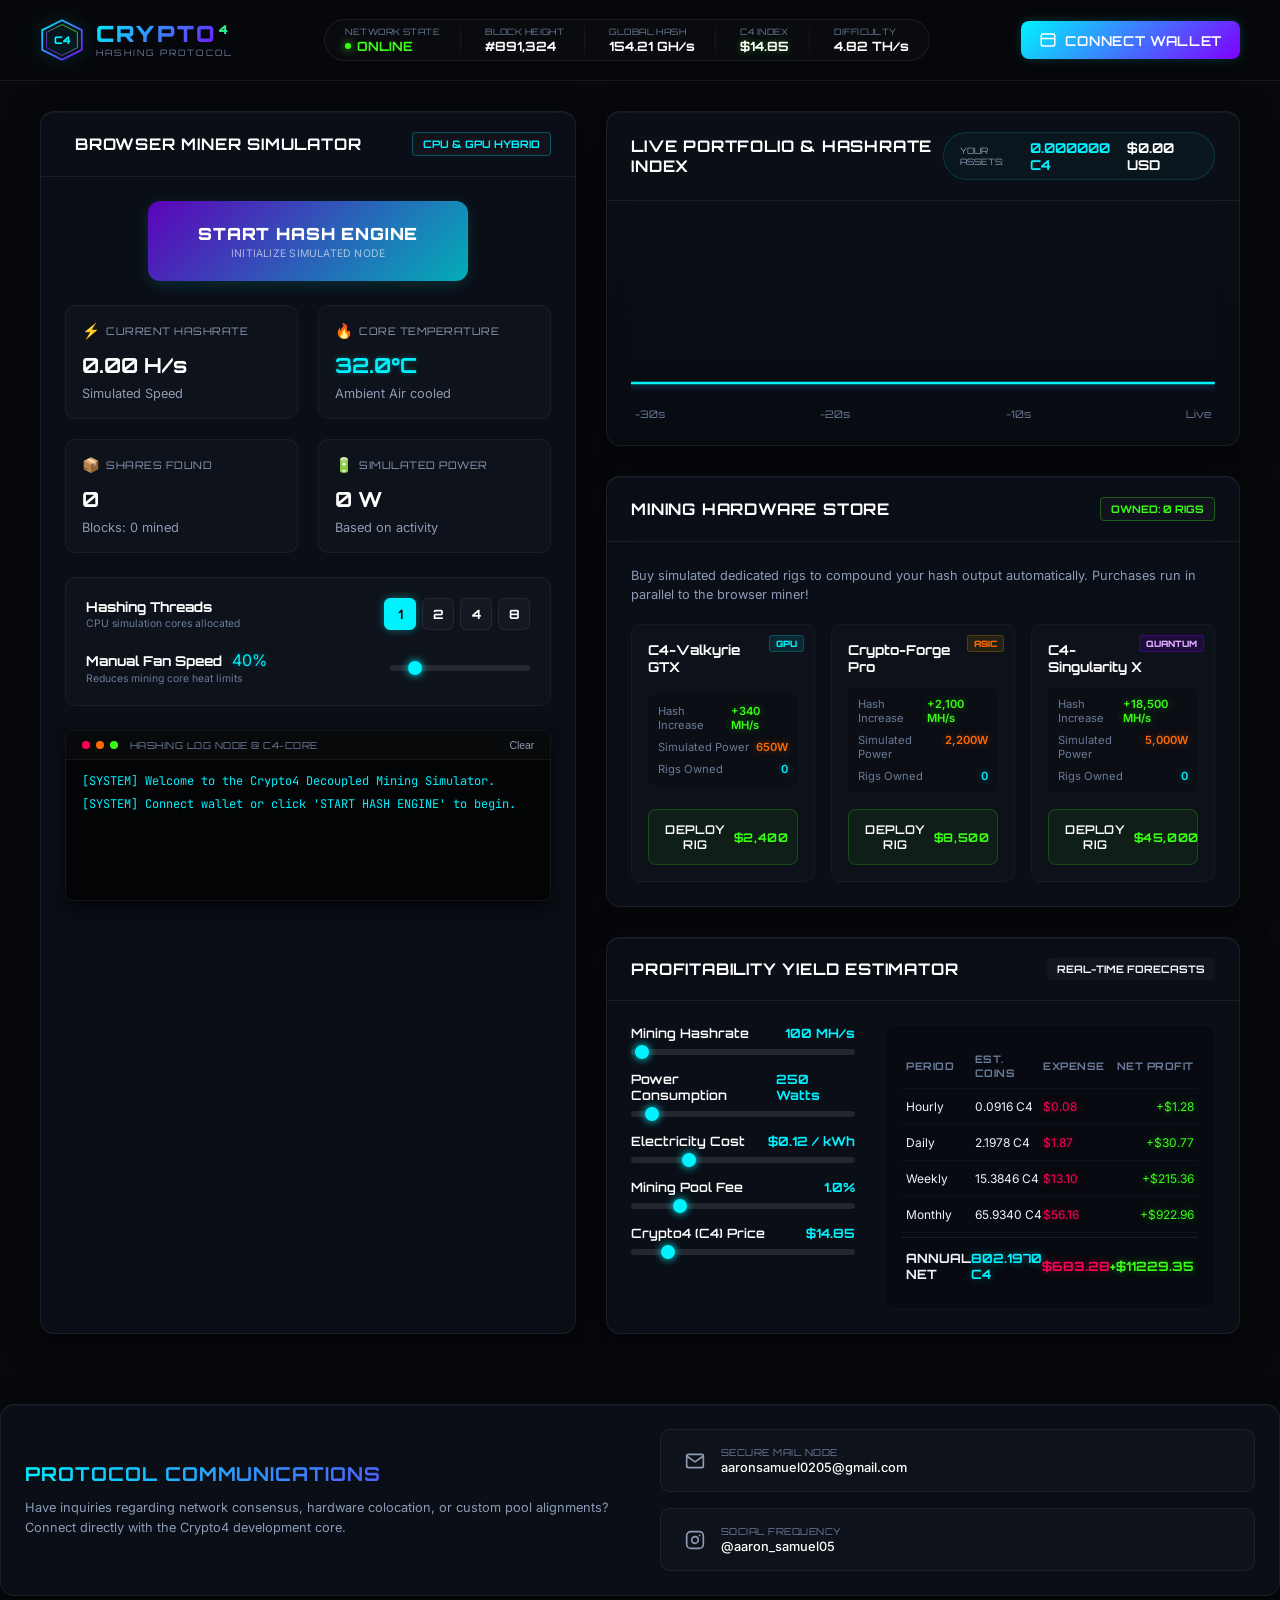
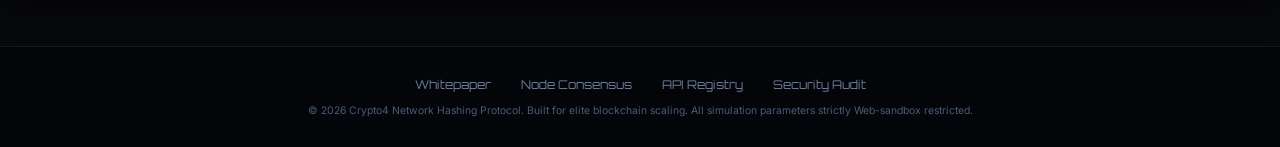
<file: index.html>
<!DOCTYPE html>
<html lang="en">
<head>
    <meta charset="UTF-8">
    <meta name="viewport" content="width=device-width, initial-scale=1.0">
    <title>Crypto4 Network - Premium Decentralized Hashing Platform</title>
    <meta name="description" content="Simulate, analyze, and build state-of-the-art crypto mining rigs with Crypto4. Calculate real-time yields, optimize hardware, and run live browser mining nodes.">
    <!-- Google Fonts -->
    <link rel="preconnect" href="https://fonts.googleapis.com">
    <link rel="preconnect" href="https://fonts.gstatic.com" crossorigin>
    <link href="https://fonts.googleapis.com/css2?family=Inter:wght@300;400;500;600;700&family=Orbitron:wght@400;600;700;900&family=JetBrains+Mono:wght@400;500&display=swap" rel="stylesheet">
    <!-- CSS stylesheet -->
    <link rel="stylesheet" href="css/main.css">
</head>
<body>
    <div class="glow-bg-radial"></div>

    <!-- MAIN APP HEADER -->
    <header class="main-header">
        <div class="logo-container">
            <div class="logo-icon-wrap">
                <svg class="logo-svg" viewBox="0 0 100 100">
                    <polygon points="50,5 95,27.5 95,72.5 50,95 5,72.5 5,27.5" fill="none" stroke="url(#logo-grad)" stroke-width="4" />
                    <polygon points="50,15 85,32.5 85,67.5 50,85 15,67.5 15,32.5" fill="none" stroke="url(#logo-grad2)" stroke-width="2" />
                    <text x="50" y="58" font-family="'Orbitron', sans-serif" font-size="24" font-weight="900" fill="#00f2fe" text-anchor="middle">C4</text>
                    <defs>
                        <linearGradient id="logo-grad" x1="0%" y1="0%" x2="100%" y2="100%">
                            <stop offset="0%" stop-color="#00f2fe" />
                            <stop offset="100%" stop-color="#7f00ff" />
                        </linearGradient>
                        <linearGradient id="logo-grad2" x1="0%" y1="100%" x2="100%" y2="0%">
                            <stop offset="0%" stop-color="#7f00ff" />
                            <stop offset="100%" stop-color="#39ff14" />
                        </linearGradient>
                    </defs>
                </svg>
            </div>
            <div class="logo-text">
                <h1>CRYPTO<span class="superscript">4</span></h1>
                <span class="sub-logo">HASHING PROTOCOL</span>
            </div>
        </div>

        <!-- LIVE NETWORK TICKER -->
        <div class="ticker-wrapper">
            <div class="ticker-item">
                <span class="ticker-label">NETWORK STATE</span>
                <span class="ticker-value active-pulse">ONLINE</span>
            </div>
            <div class="ticker-item">
                <span class="ticker-label">BLOCK HEIGHT</span>
                <span id="ticker-block" class="ticker-value">#891,324</span>
            </div>
            <div class="ticker-item">
                <span class="ticker-label">GLOBAL HASH</span>
                <span class="ticker-value">154.21 GH/s</span>
            </div>
            <div class="ticker-item">
                <span class="ticker-label">C4 INDEX</span>
                <span id="ticker-price" class="ticker-value text-green">$14.85</span>
            </div>
            <div class="ticker-item hidden-mobile">
                <span class="ticker-label">DIFFICULTY</span>
                <span class="ticker-value">4.82 TH/s</span>
            </div>
        </div>

        <!-- WALLET BUTTON -->
        <div class="wallet-action">
            <button id="wallet-connect-btn" class="btn btn-primary btn-glow">
                <svg width="18" height="18" viewBox="0 0 24 24" fill="none" stroke="currentColor" stroke-width="2">
                    <rect x="3" y="4" width="18" height="16" rx="2" />
                    <path d="M16 8h.01M3 10h18" />
                </svg>
                <span>Connect Wallet</span>
            </button>
            <div id="wallet-details-dropdown" class="wallet-dropdown glass-card hidden">
                <div class="dropdown-header">
                    <span class="dot connected-dot"></span>
                    <span id="wallet-address-display">c4...x892a</span>
                </div>
                <div class="dropdown-content">
                    <div class="dropdown-balance-row">
                        <span class="bal-lbl">Mined Balance:</span>
                        <span id="dropdown-balance" class="bal-val">0.000000 C4</span>
                    </div>
                    <div class="dropdown-balance-row">
                        <span class="bal-lbl">USD Value:</span>
                        <span id="dropdown-usd-balance" class="bal-val-usd">$0.00</span>
                    </div>
                </div>
                <div class="dropdown-footer">
                    <button id="wallet-withdraw-btn" class="btn btn-secondary btn-small w-100" disabled>Withdraw Funds</button>
                </div>
            </div>
        </div>
    </header>

    <main class="dashboard-grid">
        <!-- LEFT COLUMN: CONTROLS & WEB MINER -->
        <div class="grid-column left-column">
            <!-- LIVE WEB MINER CONTROL PANEL -->
            <section class="glass-card miner-card" id="miner-section">
                <div class="card-header">
                    <div class="header-title">
                        <div class="live-indicator">
                            <span class="pulse-ring" id="miner-pulse"></span>
                        </div>
                        <h2>BROWSER MINER SIMULATOR</h2>
                    </div>
                    <span class="card-tag neon-border">CPU & GPU HYBRID</span>
                </div>
                <div class="card-body">
                    <!-- MINER MAIN BUTTON -->
                    <div class="miner-toggle-wrapper">
                        <button id="miner-toggle-btn" class="miner-btn-action btn-inactive">
                            <div class="miner-btn-content">
                                <span id="miner-btn-text">START HASH ENGINE</span>
                                <span id="miner-btn-sub">INITIALIZE SIMULATED NODE</span>
                            </div>
                            <div class="hashing-circles">
                                <span class="circle c1"></span>
                                <span class="circle c2"></span>
                                <span class="circle c3"></span>
                            </div>
                        </button>
                    </div>

                    <!-- MINER LIVE METRICS -->
                    <div class="metrics-grid">
                        <div class="metric-box">
                            <div class="metric-header">
                                <span class="metric-icon">⚡</span>
                                <span class="metric-title">CURRENT HASHRATE</span>
                            </div>
                            <div class="metric-value" id="miner-hashrate">0.00 H/s</div>
                            <div class="metric-footer">
                                <span class="text-muted">Simulated Speed</span>
                            </div>
                        </div>

                        <div class="metric-box">
                            <div class="metric-header">
                                <span class="metric-icon">🔥</span>
                                <span class="metric-title">CORE TEMPERATURE</span>
                            </div>
                            <div class="metric-value temp-normal" id="miner-temp">32.0°C</div>
                            <div class="metric-footer">
                                <span class="text-muted">Ambient Air cooled</span>
                            </div>
                        </div>

                        <div class="metric-box">
                            <div class="metric-header">
                                <span class="metric-icon">📦</span>
                                <span class="metric-title">SHARES FOUND</span>
                            </div>
                            <div class="metric-value" id="miner-shares">0</div>
                            <div class="metric-footer">
                                <span class="text-muted">Blocks: <span id="miner-blocks">0</span> mined</span>
                            </div>
                        </div>

                        <div class="metric-box">
                            <div class="metric-header">
                                <span class="metric-icon">🔋</span>
                                <span class="metric-title">SIMULATED POWER</span>
                            </div>
                            <div class="metric-value" id="miner-power">0 W</div>
                            <div class="metric-footer">
                                <span class="text-muted">Based on activity</span>
                            </div>
                        </div>
                    </div>

                    <!-- HARDWARE PERFORMANCE CONTROLS -->
                    <div class="miner-controls">
                        <div class="control-row">
                            <div class="control-label-wrap">
                                <label for="thread-select">Hashing Threads</label>
                                <span class="control-desc">CPU simulation cores allocated</span>
                            </div>
                            <div class="thread-options-wrap">
                                <button class="thread-btn active" data-threads="1">1</button>
                                <button class="thread-btn" data-threads="2">2</button>
                                <button class="thread-btn" data-threads="4">4</button>
                                <button class="thread-btn" data-threads="8">8</button>
                            </div>
                        </div>

                        <div class="control-row">
                            <div class="control-label-wrap">
                                <div class="lbl-flex">
                                    <label for="fan-speed">Manual Fan Speed</label>
                                    <span id="fan-speed-val" class="text-cyan">40%</span>
                                </div>
                                <span class="control-desc">Reduces mining core heat limits</span>
                            </div>
                            <input type="range" id="fan-speed" class="custom-slider" min="30" max="100" value="40">
                        </div>
                    </div>

                    <!-- REAL-TIME CONSOLE LOGGER -->
                    <div class="terminal-container">
                        <div class="terminal-header">
                            <span class="terminal-dot red"></span>
                            <span class="terminal-dot yellow"></span>
                            <span class="terminal-dot green"></span>
                            <span class="terminal-title">HASHING LOG NODE @ C4-CORE</span>
                            <button id="terminal-clear" class="terminal-clear-btn">Clear</button>
                        </div>
                        <div class="terminal-body" id="miner-console-log">
                            <div class="log-line system-line">[SYSTEM] Welcome to the Crypto4 Decoupled Mining Simulator.</div>
                            <div class="log-line system-line">[SYSTEM] Connect wallet or click 'START HASH ENGINE' to begin.</div>
                        </div>
                    </div>
                </div>
            </section>
        </div>

        <!-- RIGHT COLUMN: ANALYTICS, SHOP, AND CALCULATOR -->
        <div class="grid-column right-column">
            
            <!-- WALLET PORTFOLIO & REAL-TIME CHART -->
            <section class="glass-card chart-card">
                <div class="card-header">
                    <div class="header-title">
                        <h2>LIVE PORTFOLIO & HASHRATE INDEX</h2>
                    </div>
                    <div class="wallet-balance-pill">
                        <span class="pill-lbl">YOUR ASSETS:</span>
                        <span id="wallet-balance" class="pill-val">0.000000 C4</span>
                        <span id="wallet-balance-usd" class="pill-val-usd">$0.00 USD</span>
                    </div>
                </div>
                <div class="card-body">
                    <!-- SVG REALTIME GRAPH -->
                    <div class="chart-container">
                        <svg id="live-chart-svg" viewBox="0 0 600 200" preserveAspectRatio="none">
                            <!-- Background grids -->
                            <line x1="0" y1="50" x2="600" y2="50" stroke="rgba(255,255,255,0.05)" stroke-dasharray="5,5" />
                            <line x1="0" y1="100" x2="600" y2="100" stroke="rgba(255,255,255,0.05)" stroke-dasharray="5,5" />
                            <line x1="0" y1="150" x2="600" y2="150" stroke="rgba(255,255,255,0.05)" stroke-dasharray="5,5" />
                            
                            <!-- Graph Paths -->
                            <path id="chart-area-path" d="M 0 200 L 0 200 Z" fill="url(#chart-area-gradient)" opacity="0.15" />
                            <path id="chart-line-path" d="M 0 200 L 600 200" fill="none" stroke="#00f2fe" stroke-width="3" />
                            
                            <defs>
                                <linearGradient id="chart-area-gradient" x1="0" y1="0" x2="0" y2="1">
                                    <stop offset="0%" stop-color="#00f2fe" />
                                    <stop offset="100%" stop-color="#7f00ff" stop-opacity="0" />
                                </linearGradient>
                            </defs>
                        </svg>
                        <div class="chart-timeline-labels">
                            <span>-30s</span>
                            <span>-20s</span>
                            <span>-10s</span>
                            <span>Live</span>
                        </div>
                    </div>
                </div>
            </section>

            <!-- HARDWARE RIG MARKET -->
            <section class="glass-card shop-card">
                <div class="card-header">
                    <div class="header-title">
                        <h2>MINING HARDWARE STORE</h2>
                    </div>
                    <span class="card-tag toxic-border" id="total-rigs-owned">OWNED: 0 RIGS</span>
                </div>
                <div class="card-body">
                    <p class="section-description">Buy simulated dedicated rigs to compound your hash output automatically. Purchases run in parallel to the browser miner!</p>
                    
                    <div class="hardware-grid">
                        <!-- GPU Valkyrie Rig -->
                        <div class="hardware-card" id="rig-gpu">
                            <div class="hw-badge font-orbitron">GPU</div>
                            <h3 class="hw-title">C4-Valkyrie GTX</h3>
                            <div class="hw-specs">
                                <div class="spec-row">
                                    <span class="spec-lbl">Hash Increase</span>
                                    <span class="spec-val text-green">+340 MH/s</span>
                                </div>
                                <div class="spec-row">
                                    <span class="spec-lbl">Simulated Power</span>
                                    <span class="spec-val text-orange">650W</span>
                                </div>
                                <div class="spec-row">
                                    <span class="spec-lbl">Rigs Owned</span>
                                    <span id="gpu-owned-count" class="spec-val text-cyan">0</span>
                                </div>
                            </div>
                            <div class="hw-buy-action">
                                <button class="btn btn-buy w-100 btn-rig-purchase" data-rig="gpu">
                                    <span>Deploy Rig</span>
                                    <span class="price-tag">$2,400</span>
                                </button>
                            </div>
                        </div>

                        <!-- ASIC Forge Rig -->
                        <div class="hardware-card" id="rig-asic">
                            <div class="hw-badge font-orbitron gold">ASIC</div>
                            <h3 class="hw-title">Crypto-Forge Pro</h3>
                            <div class="hw-specs">
                                <div class="spec-row">
                                    <span class="spec-lbl">Hash Increase</span>
                                    <span class="spec-val text-green">+2,100 MH/s</span>
                                </div>
                                <div class="spec-row">
                                    <span class="spec-lbl">Simulated Power</span>
                                    <span class="spec-val text-orange">2,200W</span>
                                </div>
                                <div class="spec-row">
                                    <span class="spec-lbl">Rigs Owned</span>
                                    <span id="asic-owned-count" class="spec-val text-cyan">0</span>
                                </div>
                            </div>
                            <div class="hw-buy-action">
                                <button class="btn btn-buy w-100 btn-rig-purchase" data-rig="asic">
                                    <span>Deploy Rig</span>
                                    <span class="price-tag">$8,500</span>
                                </button>
                            </div>
                        </div>

                        <!-- Quantum Singularity Rig -->
                        <div class="hardware-card" id="rig-quantum">
                            <div class="hw-badge font-orbitron magenta">QUANTUM</div>
                            <h3 class="hw-title">C4-Singularity X</h3>
                            <div class="hw-specs">
                                <div class="spec-row">
                                    <span class="spec-lbl">Hash Increase</span>
                                    <span class="spec-val text-green">+18,500 MH/s</span>
                                </div>
                                <div class="spec-row">
                                    <span class="spec-lbl">Simulated Power</span>
                                    <span class="spec-val text-orange">5,000W</span>
                                </div>
                                <div class="spec-row">
                                    <span class="spec-lbl">Rigs Owned</span>
                                    <span id="quantum-owned-count" class="spec-val text-cyan">0</span>
                                </div>
                            </div>
                            <div class="hw-buy-action">
                                <button class="btn btn-buy w-100 btn-rig-purchase" data-rig="quantum">
                                    <span>Deploy Rig</span>
                                    <span class="price-tag">$45,000</span>
                                </button>
                            </div>
                        </div>
                    </div>
                </div>
            </section>

            <!-- MINING PROFITABILITY CALCULATOR -->
            <section class="glass-card calc-card">
                <div class="card-header">
                    <div class="header-title">
                        <h2>PROFITABILITY YIELD ESTIMATOR</h2>
                    </div>
                    <span class="card-tag">REAL-TIME FORECASTS</span>
                </div>
                <div class="card-body">
                    <div class="calc-split">
                        <!-- Sliders Panel -->
                        <div class="calc-sliders">
                            <div class="slider-group">
                                <div class="slider-header">
                                    <label for="calc-hashrate">Mining Hashrate</label>
                                    <span id="calc-hashrate-val" class="slider-display-val">100 MH/s</span>
                                </div>
                                <input type="range" id="calc-hashrate" class="custom-slider" min="10" max="25000" step="10" value="500">
                            </div>

                            <div class="slider-group">
                                <div class="slider-header">
                                    <label for="calc-power">Power Consumption</label>
                                    <span id="calc-power-val" class="slider-display-val">250 Watts</span>
                                </div>
                                <input type="range" id="calc-power" class="custom-slider" min="0" max="10000" step="50" value="650">
                            </div>

                            <div class="slider-group">
                                <div class="slider-header">
                                    <label for="calc-electricity">Electricity Cost</label>
                                    <span id="calc-electricity-val" class="slider-display-val">$0.12 / kWh</span>
                                </div>
                                <input type="range" id="calc-electricity" class="custom-slider" min="0" max="0.50" step="0.01" value="0.12">
                            </div>

                            <div class="slider-group">
                                <div class="slider-header">
                                    <label for="calc-pool-fee">Mining Pool Fee</label>
                                    <span id="calc-pool-fee-val" class="slider-display-val">1.0%</span>
                                </div>
                                <input type="range" id="calc-pool-fee" class="custom-slider" min="0" max="5" step="0.1" value="1.0">
                            </div>

                            <div class="slider-group">
                                <div class="slider-header">
                                    <label for="calc-coin-price">Crypto4 (C4) Price</label>
                                    <span id="calc-coin-price-val" class="slider-display-val">$14.85</span>
                                </div>
                                <input type="range" id="calc-coin-price" class="custom-slider" min="1" max="100" step="0.5" value="14.85">
                            </div>
                        </div>

                        <!-- Calculations Output Panel -->
                        <div class="calc-results">
                            <div class="results-table">
                                <div class="table-row table-hdr">
                                    <span>PERIOD</span>
                                    <span>EST. COINS</span>
                                    <span>EXPENSE</span>
                                    <span class="text-right">NET PROFIT</span>
                                </div>
                                <div class="table-row">
                                    <span>Hourly</span>
                                    <span id="calc-coins-hour">0.02 C4</span>
                                    <span id="calc-cost-hour" class="text-red">$0.01</span>
                                    <span id="calc-profit-hour" class="text-green text-right">+$0.21</span>
                                </div>
                                <div class="table-row">
                                    <span>Daily</span>
                                    <span id="calc-coins-day">0.42 C4</span>
                                    <span id="calc-cost-day" class="text-red">$0.24</span>
                                    <span id="calc-profit-day" class="text-green text-right">+$5.04</span>
                                </div>
                                <div class="table-row">
                                    <span>Weekly</span>
                                    <span id="calc-coins-week">2.94 C4</span>
                                    <span id="calc-cost-week" class="text-red">$1.68</span>
                                    <span id="calc-profit-week" class="text-green text-right">+$35.28</span>
                                </div>
                                <div class="table-row">
                                    <span>Monthly</span>
                                    <span id="calc-coins-month">12.60 C4</span>
                                    <span id="calc-cost-month" class="text-red">$7.20</span>
                                    <span id="calc-profit-month" class="text-green text-right">+$151.20</span>
                                </div>
                                <div class="table-row table-ftr font-orbitron">
                                    <span>ANNUAL NET</span>
                                    <span id="calc-annual-coins" class="text-cyan">151.2 C4</span>
                                    <span id="calc-annual-cost" class="text-red">$86.40</span>
                                    <span id="calc-annual-profit" class="text-green text-right">+$1,814.40</span>
                                </div>
                            </div>
                        </div>
                    </div>
                </div>
            </section>
        </div>
    </main>

    <!-- CONTACT SECTION -->
    <section class="glass-card contact-section" id="contact-section">
        <div class="card-body">
            <div class="contact-grid">
                <div class="contact-info">
                    <h2 class="font-orbitron">PROTOCOL COMMUNICATIONS</h2>
                    <p>Have inquiries regarding network consensus, hardware colocation, or custom pool alignments? Connect directly with the Crypto4 development core.</p>
                </div>
                <div class="contact-methods">
                    <a href="mailto:aaronsamuel0205@gmail.com" class="contact-btn email-btn">
                        <svg width="20" height="20" viewBox="0 0 24 24" fill="none" stroke="currentColor" stroke-width="2" stroke-linecap="round" stroke-linejoin="round">
                            <path d="M4 4h16c1.1 0 2 .9 2 2v12c0 1.1-.9 2-2 2H4c-1.1 0-2-.9-2-2V6c0-1.1.9-2 2-2z"></path>
                            <polyline points="22,6 12,13 2,6"></polyline>
                        </svg>
                        <div class="contact-label-wrap">
                            <span class="contact-lbl">Secure Mail Node</span>
                            <span class="contact-val">aaronsamuel0205@gmail.com</span>
                        </div>
                    </a>
                    
                    <a href="https://www.instagram.com/aaron_samuel05/" target="_blank" rel="noopener noreferrer" class="contact-btn insta-btn">
                        <svg width="20" height="20" viewBox="0 0 24 24" fill="none" stroke="currentColor" stroke-width="2" stroke-linecap="round" stroke-linejoin="round">
                            <rect x="2" y="2" width="20" height="20" rx="5" ry="5"></rect>
                            <path d="M16 11.37A4 4 0 1 1 12.63 8 4 4 0 0 1 16 11.37z"></path>
                            <line x1="17.5" y1="6.5" x2="17.51" y2="6.5"></line>
                        </svg>
                        <div class="contact-label-wrap">
                            <span class="contact-lbl">Social Frequency</span>
                            <span class="contact-val">@aaron_samuel05</span>
                        </div>
                    </a>
                </div>
            </div>
        </div>
    </section>

    <!-- FOOTER -->
    <footer class="main-footer">
        <div class="footer-links">
            <a href="#" class="foot-link">Whitepaper</a>
            <a href="#" class="foot-link">Node Consensus</a>
            <a href="#" class="foot-link">API Registry</a>
            <a href="#" class="foot-link">Security Audit</a>
        </div>
        <div class="footer-copyright">
            <p>&copy; 2026 Crypto4 Network Hashing Protocol. Built for elite blockchain scaling. All simulation parameters strictly Web-sandbox restricted.</p>
        </div>
    </footer>

    <!-- WALLET MODAL / CONNECTION MOCK SIMULATOR -->
    <div id="wallet-modal-overlay" class="modal-overlay hidden">
        <div class="modal-card glass-card">
            <button id="modal-close-btn" class="modal-close">&times;</button>
            <h3 class="modal-title font-orbitron">CONNECT WEB3 WALLET</h3>
            <p class="modal-subtitle">Choose a provider to sync with your Crypto4 Mining dashboard</p>
            
            <div class="wallet-providers-list">
                <button class="wallet-provider-btn" data-wallet="metamask">
                    <img src="data:image/svg+xml;utf8,<svg viewBox='0 0 32 32' xmlns='http://www.w3.org/2000/svg'><path d='M29.5 13.9L24.8 4.7c-.3-.6-.9-1-1.6-1H8.8c-.7 0-1.3.4-1.6 1L2.5 13.9c-.3.6-.3 1.3 0 1.9l4.7 9.2c.3.6.9 1 1.6 1h14.4c.7 0 1.3-.4 1.6-1l4.7-9.2c.3-.6.3-1.3 0-1.9z' fill='%23E17726'/><polygon points='16,8 8.8,17.2 16,13.2 23.2,17.2' fill='%23E27625'/><polygon points='16,8 16,13.2 23.2,17.2' fill='%23D5BFB2'/><polygon points='16,8 8.8,17.2 16,13.2' fill='%23231F20'/><polygon points='16,24 8.8,17.2 16,21.2 23.2,17.2' fill='%23E27625'/><polygon points='16,24 16,21.2 23.2,17.2' fill='%23D5BFB2'/></svg>" alt="MetaMask" class="wallet-icon">
                    <div class="wallet-prov-info">
                        <span class="wallet-name">MetaMask</span>
                        <span class="wallet-status">Available (Simulated)</span>
                    </div>
                </button>
                <button class="wallet-provider-btn" data-wallet="coinbase">
                    <img src="data:image/svg+xml;utf8,<svg viewBox='0 0 32 32' xmlns='http://www.w3.org/2000/svg'><circle cx='16' cy='16' r='14' fill='%230052FF'/><circle cx='16' cy='16' r='7' fill='white'/></svg>" alt="Coinbase Wallet" class="wallet-icon">
                    <div class="wallet-prov-info">
                        <span class="wallet-name">Coinbase Wallet</span>
                        <span class="wallet-status">Available (Simulated)</span>
                    </div>
                </button>
                <button class="wallet-provider-btn" data-wallet="walletconnect">
                    <img src="data:image/svg+xml;utf8,<svg viewBox='0 0 32 32' xmlns='http://www.w3.org/2000/svg'><path d='M23 11a10 10 0 0 0-14 0l-1.5 1.5 1.5 1.5L10.5 13a8 8 0 0 1 11 0l1.5 1.5 1.5-1.5zm6.5 6.5l-1.5-1.5-4 4-1.5-1.5-1.5 1.5 3 3a1 1 0 0 0 1.4 0zm-23 0l4 4 1.5-1.5-1.5-1.5 1.5-1.5-4-4zm11.5 4.5l-1.5 1.5a1 1 0 0 0-1.4 0L9.5 22l1.5-1.5 1.5 1.5z' fill='%233B99FC'/></svg>" alt="WalletConnect" class="wallet-icon">
                    <div class="wallet-prov-info">
                        <span class="wallet-name">WalletConnect</span>
                        <span class="wallet-status">Available (Simulated)</span>
                    </div>
                </button>
            </div>
            
            <div id="wallet-connecting-loader" class="wallet-loader hidden">
                <div class="spinner"></div>
                <p>Establishing peer handshake at crypto4 network consensus...</p>
            </div>
        </div>
    </div>

    <!-- NOTIFICATION WRAPPER -->
    <div id="notification-center" class="notification-area"></div>

    <!-- CORE SCRIPTS -->
    <script src="js/miner.js"></script>
    <script src="js/calculator.js"></script>
    <script src="js/hardware.js"></script>
    <script src="js/app.js"></script>
</body>
</html>
</file>
<file: css/main.css>
/* ==========================================================================
   CRYPTO4 DASHBOARD CORE CSS
   Theme: High-Tech Obsidian Glassmorphism with Cyberpunk Neon Highlights
   ========================================================================== */

/* 1. CSS VARIABLES & RESET */
:root {
    --bg-dark: #07080c;
    --bg-card: rgba(13, 17, 26, 0.75);
    --border-color: rgba(255, 255, 255, 0.07);
    --border-glow: rgba(0, 242, 254, 0.15);
    
    /* Neon Palettes */
    --cyan: #00f2fe;
    --cyan-glow: rgba(0, 242, 254, 0.4);
    --purple: #7f00ff;
    --purple-glow: rgba(127, 0, 255, 0.4);
    --green: #39ff14;
    --green-glow: rgba(57, 255, 20, 0.4);
    --orange: #ff6a00;
    --orange-glow: rgba(255, 106, 0, 0.4);
    --red: #ff0055;
    
    /* Typography */
    --font-primary: 'Inter', sans-serif;
    --font-heading: 'Orbitron', sans-serif;
    --font-mono: 'JetBrains Mono', monospace;
    
    /* Animation Speeds */
    --anim-fast: 0.2s;
    --anim-med: 0.4s;
    --anim-slow: 0.8s;
}

* {
    box-sizing: border-box;
    margin: 0;
    padding: 0;
}

html, body {
    width: 100%;
    min-height: 100vh;
    font-family: var(--font-primary);
    background-color: var(--bg-dark);
    color: #f1f3f9;
    overflow-x: hidden;
    scroll-behavior: smooth;
}

/* 2. BACKGROUND EFFECTS */
.glow-bg-radial {
    position: fixed;
    top: 0;
    left: 0;
    width: 100vw;
    height: 100vh;
    z-index: -1;
    background: 
        radial-gradient(circle at 10% 20%, rgba(127, 0, 255, 0.12) 0%, transparent 40%),
        radial-gradient(circle at 90% 80%, rgba(0, 242, 254, 0.08) 0%, transparent 45%),
        radial-gradient(circle at 50% 50%, rgba(7, 8, 12, 1) 0%, #030406 100%);
    pointer-events: none;
}

/* 3. UTILITIES & GLOBALS */
.font-orbitron { font-family: var(--font-heading); }
.font-mono { font-family: var(--font-mono); }
.text-cyan { color: var(--cyan); text-shadow: 0 0 8px var(--cyan-glow); }
.text-purple { color: var(--purple); text-shadow: 0 0 8px var(--purple-glow); }
.text-green { color: var(--green); text-shadow: 0 0 8px var(--green-glow); }
.text-orange { color: var(--orange); text-shadow: 0 0 8px var(--orange-glow); }
.text-red { color: var(--red); text-shadow: 0 0 8px rgba(255,0,85,0.4); }
.text-muted { color: #8e9bb3; font-size: 0.8rem; }
.hidden { display: none !important; }
.text-right { text-align: right; }
.w-100 { width: 100%; }

/* Buttons */
.btn {
    font-family: var(--font-heading);
    font-weight: 600;
    font-size: 0.85rem;
    padding: 10px 18px;
    border-radius: 8px;
    border: 1px solid var(--border-color);
    cursor: pointer;
    transition: all var(--anim-fast) cubic-bezier(0.25, 0.8, 0.25, 1);
    display: inline-flex;
    align-items: center;
    justify-content: center;
    gap: 8px;
    outline: none;
    text-transform: uppercase;
    letter-spacing: 0.05em;
}

.btn-primary {
    background: linear-gradient(135deg, var(--cyan) 0%, var(--purple) 100%);
    color: #ffffff;
    border: none;
}

.btn-primary:hover {
    transform: translateY(-2px);
    box-shadow: 0 5px 15px rgba(0, 242, 254, 0.4);
}

.btn-secondary {
    background: rgba(255, 255, 255, 0.05);
    color: #ffffff;
}

.btn-secondary:hover:not(:disabled) {
    background: rgba(255, 255, 255, 0.1);
    border-color: var(--cyan);
}

.btn-secondary:disabled {
    opacity: 0.3;
    cursor: not-allowed;
}

.btn-glow {
    box-shadow: 0 0 10px rgba(0, 242, 254, 0.2);
}

.btn-small {
    padding: 6px 12px;
    font-size: 0.75rem;
}

.btn-buy {
    background: rgba(57, 255, 20, 0.06);
    color: #ffffff;
    border: 1px solid rgba(57, 255, 20, 0.2);
    font-size: 0.75rem;
    display: flex;
    justify-content: space-between;
    align-items: center;
    padding: 12px 16px;
}

.btn-buy:hover {
    background: rgba(57, 255, 20, 0.15);
    border-color: var(--green);
    box-shadow: 0 0 12px rgba(57, 255, 20, 0.25);
    transform: scale(1.02);
}

.btn-buy .price-tag {
    font-family: var(--font-heading);
    color: var(--green);
    font-weight: 700;
}

/* Glassmorphism Cards */
.glass-card {
    background: var(--bg-card);
    backdrop-filter: blur(14px);
    -webkit-backdrop-filter: blur(14px);
    border: 1px solid var(--border-color);
    border-radius: 14px;
    box-shadow: 0 10px 30px rgba(0,0,0,0.5), inset 0 1px 1px rgba(255,255,255,0.05);
    transition: border-color var(--anim-med) ease, box-shadow var(--anim-med) ease;
}

.glass-card:hover {
    border-color: var(--border-glow);
    box-shadow: 0 10px 35px rgba(0, 242, 254, 0.05), inset 0 1px 1px rgba(255,255,255,0.07);
}

/* 4. MAIN HEADER */
.main-header {
    display: flex;
    justify-content: space-between;
    align-items: center;
    padding: 18px 40px;
    border-bottom: 1px solid var(--border-color);
    background: rgba(7, 8, 12, 0.8);
    backdrop-filter: blur(10px);
    -webkit-backdrop-filter: blur(10px);
    position: sticky;
    top: 0;
    z-index: 100;
}

/* Logo System */
.logo-container {
    display: flex;
    align-items: center;
    gap: 12px;
}

.logo-icon-wrap {
    width: 44px;
    height: 44px;
}

.logo-svg {
    width: 100%;
    height: 100%;
    filter: drop-shadow(0 0 8px var(--cyan-glow));
    animation: slow-float 4s ease-in-out infinite;
}

.logo-text h1 {
    font-family: var(--font-heading);
    font-size: 1.4rem;
    font-weight: 900;
    background: linear-gradient(135deg, var(--cyan) 0%, var(--purple) 100%);
    -webkit-background-clip: text;
    -webkit-text-fill-color: transparent;
    letter-spacing: 0.1em;
    line-height: 1;
}

.logo-text .superscript {
    font-size: 0.75rem;
    vertical-align: super;
    margin-left: 2px;
    background: linear-gradient(135deg, var(--green) 0%, var(--cyan) 100%);
    -webkit-background-clip: text;
    -webkit-text-fill-color: transparent;
}

.logo-text .sub-logo {
    font-family: var(--font-heading);
    font-size: 0.55rem;
    color: #6c7d9c;
    letter-spacing: 0.25em;
    display: block;
    margin-top: 2px;
}

/* Ticker Module */
.ticker-wrapper {
    display: flex;
    gap: 24px;
    background: rgba(255, 255, 255, 0.02);
    border: 1px solid var(--border-color);
    border-radius: 30px;
    padding: 6px 20px;
    font-family: var(--font-heading);
}

.ticker-item {
    display: flex;
    flex-direction: column;
    justify-content: center;
    border-right: 1px solid rgba(255, 255, 255, 0.05);
    padding-right: 20px;
}

.ticker-item:last-child {
    border-right: none;
    padding-right: 0;
}

.ticker-label {
    font-size: 0.55rem;
    color: #6a7c99;
    letter-spacing: 0.05em;
}

.ticker-value {
    font-size: 0.8rem;
    font-weight: 700;
    color: #ffffff;
    margin-top: 1px;
}

.active-pulse {
    color: var(--green);
    display: inline-flex;
    align-items: center;
    gap: 6px;
}

.active-pulse::before {
    content: '';
    display: inline-block;
    width: 6px;
    height: 6px;
    background-color: var(--green);
    border-radius: 50%;
    box-shadow: 0 0 8px var(--green);
    animation: pulse-simple 1.5s infinite;
}

/* Wallet connect wrapper */
.wallet-action {
    position: relative;
}

.wallet-dropdown {
    position: absolute;
    right: 0;
    top: calc(100% + 12px);
    width: 250px;
    padding: 16px;
    z-index: 110;
    border-color: var(--border-glow);
    animation: fade-down-anim 0.25s cubic-bezier(0.16, 1, 0.3, 1) forwards;
}

.dropdown-header {
    display: flex;
    align-items: center;
    gap: 8px;
    padding-bottom: 12px;
    border-bottom: 1px solid var(--border-color);
    font-family: var(--font-heading);
    font-size: 0.8rem;
}

.connected-dot {
    width: 8px;
    height: 8px;
    border-radius: 50%;
    background-color: var(--green);
    box-shadow: 0 0 6px var(--green);
}

.dropdown-content {
    padding: 12px 0;
}

.dropdown-balance-row {
    display: flex;
    justify-content: space-between;
    align-items: center;
    margin-bottom: 8px;
}

.dropdown-balance-row:last-child {
    margin-bottom: 0;
}

.bal-lbl {
    font-size: 0.75rem;
    color: #8c9cb6;
}

.bal-val {
    font-family: var(--font-heading);
    font-size: 0.85rem;
    color: var(--cyan);
    font-weight: 700;
}

.bal-val-usd {
    font-family: var(--font-heading);
    font-size: 0.85rem;
    color: #ffffff;
    font-weight: 700;
}

/* 5. MAIN DASHBOARD GRID LAYOUT */
.dashboard-grid {
    display: grid;
    grid-template-columns: 1.1fr 1.3fr;
    gap: 30px;
    padding: 30px 40px;
    max-width: 1600px;
    margin: 0 auto;
}

.grid-column {
    display: flex;
    flex-direction: column;
    gap: 30px;
}

/* Header standard card elements */
.card-header {
    display: flex;
    justify-content: space-between;
    align-items: center;
    padding: 20px 24px;
    border-bottom: 1px solid var(--border-color);
}

.header-title {
    display: flex;
    align-items: center;
    gap: 10px;
}

.header-title h2 {
    font-family: var(--font-heading);
    font-size: 1rem;
    font-weight: 700;
    letter-spacing: 0.05em;
    color: #ffffff;
}

.card-tag {
    font-family: var(--font-heading);
    font-size: 0.65rem;
    font-weight: 700;
    padding: 4px 10px;
    border-radius: 4px;
    background: rgba(255,255,255,0.03);
}

.neon-border {
    border: 1px solid rgba(0, 242, 254, 0.3);
    color: var(--cyan);
}

.toxic-border {
    border: 1px solid rgba(57, 255, 20, 0.3);
    color: var(--green);
}

.card-body {
    padding: 24px;
}

/* 6. BROWSER MINER PANEL & INTERACTIVE SIMULATOR */
.miner-card {
    height: 100%;
}

.miner-toggle-wrapper {
    display: flex;
    justify-content: center;
    margin-bottom: 24px;
}

.miner-btn-action {
    position: relative;
    width: 100%;
    max-width: 320px;
    height: 80px;
    border-radius: 12px;
    border: none;
    cursor: pointer;
    overflow: hidden;
    display: flex;
    align-items: center;
    justify-content: center;
    transition: all var(--anim-fast) ease;
}

.miner-btn-content {
    display: flex;
    flex-direction: column;
    z-index: 2;
    pointer-events: none;
}

#miner-btn-text {
    font-family: var(--font-heading);
    font-weight: 900;
    font-size: 1.05rem;
    letter-spacing: 0.05em;
    color: #ffffff;
}

#miner-btn-sub {
    font-family: var(--font-primary);
    font-size: 0.65rem;
    letter-spacing: 0.02em;
    color: rgba(255, 255, 255, 0.6);
    margin-top: 3px;
    text-transform: uppercase;
}

/* Mining active states */
.btn-inactive {
    background: linear-gradient(135deg, rgba(127, 0, 255, 0.7) 0%, rgba(0, 242, 254, 0.7) 100%);
    box-shadow: 0 4px 15px rgba(0, 242, 254, 0.15);
}

.btn-inactive:hover {
    transform: translateY(-2px);
    box-shadow: 0 8px 25px rgba(0, 242, 254, 0.3);
}

.btn-active {
    background: linear-gradient(135deg, rgba(255, 0, 85, 0.8) 0%, rgba(255, 106, 0, 0.8) 100%);
    box-shadow: 0 4px 20px rgba(255, 0, 85, 0.4);
    animation: btn-shake-pulse 2s infinite alternate;
}

.hashing-circles {
    position: absolute;
    top: 0;
    left: 0;
    width: 100%;
    height: 100%;
    background: rgba(0, 0, 0, 0.2);
    z-index: 1;
    display: none;
    align-items: center;
    justify-content: center;
    gap: 15px;
}

.btn-active .hashing-circles {
    display: flex;
}

.btn-active .miner-btn-content {
    opacity: 0;
}

.circle {
    width: 12px;
    height: 12px;
    border-radius: 50%;
    background: #ffffff;
    animation: typing-jump 1s infinite alternate;
}

.c1 { animation-delay: 0s; }
.c2 { animation-delay: 0.2s; }
.c3 { animation-delay: 0.4s; }

/* Metrics Grid */
.metrics-grid {
    display: grid;
    grid-template-columns: 1fr 1fr;
    gap: 20px;
    margin-bottom: 24px;
}

.metric-box {
    background: rgba(255, 255, 255, 0.02);
    border: 1px solid rgba(255, 255, 255, 0.05);
    border-radius: 10px;
    padding: 16px;
    display: flex;
    flex-direction: column;
}

.metric-header {
    display: flex;
    align-items: center;
    gap: 6px;
    margin-bottom: 8px;
}

.metric-icon {
    font-size: 0.9rem;
}

.metric-title {
    font-size: 0.65rem;
    font-family: var(--font-heading);
    color: #8c9cb6;
    letter-spacing: 0.05em;
}

.metric-value {
    font-family: var(--font-heading);
    font-size: 1.3rem;
    font-weight: 700;
    color: #ffffff;
    margin: 4px 0;
}

.temp-normal { color: var(--cyan); text-shadow: 0 0 5px var(--cyan-glow); }
.temp-warm { color: var(--orange); text-shadow: 0 0 5px var(--orange-glow); }
.temp-hot { color: var(--red); text-shadow: 0 0 5px rgba(255,0,85,0.4); animation: text-flicker 0.5s infinite; }

/* Control parameters */
.miner-controls {
    display: flex;
    flex-direction: column;
    gap: 20px;
    background: rgba(255, 255, 255, 0.02);
    border: 1px solid rgba(255, 255, 255, 0.05);
    border-radius: 10px;
    padding: 20px;
    margin-bottom: 24px;
}

.control-row {
    display: flex;
    justify-content: space-between;
    align-items: center;
    gap: 20px;
}

.control-label-wrap {
    display: flex;
    flex-direction: column;
}

.control-label-wrap label {
    font-family: var(--font-heading);
    font-size: 0.85rem;
    font-weight: 700;
    color: #ffffff;
}

.lbl-flex {
    display: flex;
    align-items: center;
    gap: 10px;
}

.control-desc {
    font-size: 0.65rem;
    color: #6a7c99;
    margin-top: 2px;
}

.thread-options-wrap {
    display: flex;
    gap: 6px;
}

.thread-btn {
    width: 32px;
    height: 32px;
    border-radius: 6px;
    border: 1px solid var(--border-color);
    background: rgba(255,255,255,0.03);
    color: #ffffff;
    font-family: var(--font-heading);
    font-weight: 700;
    font-size: 0.8rem;
    cursor: pointer;
    transition: all var(--anim-fast) ease;
}

.thread-btn:hover {
    border-color: var(--cyan);
    background: rgba(0, 242, 254, 0.08);
}

.thread-btn.active {
    background: var(--cyan);
    color: var(--bg-dark);
    border-color: var(--cyan);
    box-shadow: 0 0 10px var(--cyan-glow);
}

/* Custom glowing slider */
.custom-slider {
    -webkit-appearance: none;
    appearance: none;
    width: 140px;
    height: 6px;
    border-radius: 3px;
    background: rgba(255, 255, 255, 0.1);
    outline: none;
    transition: background 0.3s;
}

.custom-slider::-webkit-slider-thumb {
    -webkit-appearance: none;
    appearance: none;
    width: 14px;
    height: 14px;
    border-radius: 50%;
    background: var(--cyan);
    cursor: pointer;
    box-shadow: 0 0 8px var(--cyan);
    transition: transform var(--anim-fast) ease;
}

.custom-slider::-webkit-slider-thumb:hover {
    transform: scale(1.3);
}

/* Terminal Log Console */
.terminal-container {
    border-radius: 8px;
    border: 1px solid rgba(255,255,255,0.07);
    background: #030406;
    overflow: hidden;
    box-shadow: 0 5px 15px rgba(0,0,0,0.6);
}

.terminal-header {
    background: rgba(255, 255, 255, 0.02);
    padding: 8px 16px;
    display: flex;
    align-items: center;
    border-bottom: 1px solid rgba(255,255,255,0.05);
}

.terminal-dot {
    width: 8px;
    height: 8px;
    border-radius: 50%;
    margin-right: 6px;
}

.red { background-color: var(--red); }
.yellow { background-color: var(--orange); }
.green { background-color: var(--green); }

.terminal-title {
    font-family: var(--font-heading);
    font-size: 0.6rem;
    letter-spacing: 0.05em;
    color: #6a7c99;
    margin-left: 6px;
    flex-grow: 1;
}

.terminal-clear-btn {
    background: none;
    border: none;
    color: #8c9cb6;
    font-size: 0.65rem;
    cursor: pointer;
}

.terminal-clear-btn:hover {
    color: var(--cyan);
}

.terminal-body {
    padding: 12px 16px;
    height: 140px;
    overflow-y: auto;
    font-family: var(--font-mono);
    font-size: 0.75rem;
    line-height: 1.6;
    color: #5cf25c;
    scroll-behavior: smooth;
}

.terminal-body::-webkit-scrollbar {
    width: 6px;
}

.terminal-body::-webkit-scrollbar-thumb {
    background: rgba(255,255,255,0.1);
    border-radius: 3px;
}

.log-line {
    margin-bottom: 4px;
    word-break: break-all;
    animation: terminal-line-fade 0.2s ease-out forwards;
}

.system-line { color: var(--cyan); }
.warn-line { color: var(--orange); }
.success-line { color: var(--green); }

/* 7. PORTFOLIO & SVG CHARTS */
.chart-card {
    background: linear-gradient(180deg, var(--bg-card) 0%, rgba(9, 13, 20, 0.75) 100%);
}

.wallet-balance-pill {
    display: flex;
    align-items: center;
    background: rgba(0, 242, 254, 0.04);
    border: 1px solid rgba(0, 242, 254, 0.15);
    border-radius: 30px;
    padding: 6px 16px;
    gap: 8px;
    font-family: var(--font-heading);
}

.pill-lbl {
    font-size: 0.55rem;
    color: #8c9cb6;
}

.pill-val {
    font-size: 0.85rem;
    font-weight: 700;
    color: var(--cyan);
}

.pill-val-usd {
    font-size: 0.85rem;
    font-weight: 700;
    color: #ffffff;
}

.chart-container {
    position: relative;
    padding-top: 10px;
}

#live-chart-svg {
    width: 100%;
    height: 160px;
    overflow: visible;
}

.chart-timeline-labels {
    display: flex;
    justify-content: space-between;
    font-size: 0.65rem;
    color: #6a7c99;
    font-family: var(--font-heading);
    margin-top: 8px;
    padding: 0 4px;
}

/* 8. HARDWARE RIG SHOP MODULE */
.section-description {
    font-size: 0.8rem;
    color: #8c9cb6;
    line-height: 1.5;
    margin-bottom: 20px;
}

.hardware-grid {
    display: grid;
    grid-template-columns: repeat(3, 1fr);
    gap: 16px;
}

.hardware-card {
    background: rgba(255, 255, 255, 0.015);
    border: 1px solid rgba(255, 255, 255, 0.04);
    border-radius: 10px;
    padding: 16px;
    position: relative;
    overflow: hidden;
    display: flex;
    flex-direction: column;
    justify-content: space-between;
    transition: all var(--anim-med) ease;
}

.hardware-card:hover {
    transform: translateY(-4px);
    background: rgba(255, 255, 255, 0.03);
    border-color: rgba(255, 255, 255, 0.1);
}

.hw-badge {
    position: absolute;
    top: 10px;
    right: 10px;
    font-size: 0.55rem;
    font-weight: 900;
    padding: 2px 6px;
    border-radius: 3px;
    background: rgba(0,242,254,0.1);
    color: var(--cyan);
    border: 1px solid rgba(0,242,254,0.2);
}

.hw-badge.gold {
    background: rgba(255, 185, 0, 0.1);
    color: var(--orange);
    border: 1px solid rgba(255, 185, 0, 0.2);
}

.hw-badge.magenta {
    background: rgba(127, 0, 255, 0.15);
    color: #e0aaff;
    border: 1px solid rgba(127, 0, 255, 0.3);
}

.hw-title {
    font-family: var(--font-heading);
    font-size: 0.85rem;
    font-weight: 700;
    margin-bottom: 12px;
    color: #ffffff;
    padding-right: 45px;
}

.hw-specs {
    display: flex;
    flex-direction: column;
    gap: 8px;
    margin-bottom: 16px;
    background: rgba(0,0,0,0.15);
    border-radius: 6px;
    padding: 10px;
}

.spec-row {
    display: flex;
    justify-content: space-between;
    font-size: 0.7rem;
}

.spec-lbl {
    color: #6a7c99;
}

.spec-val {
    font-weight: 600;
}

/* 9. CALCULATOR LAYOUTS & SLIDERS */
.calc-split {
    display: grid;
    grid-template-columns: 1fr 1fr;
    gap: 30px;
}

.calc-sliders {
    display: flex;
    flex-direction: column;
    gap: 16px;
}

.slider-group {
    display: flex;
    flex-direction: column;
    gap: 8px;
}

.slider-header {
    display: flex;
    justify-content: space-between;
    align-items: center;
}

.slider-header label {
    font-family: var(--font-heading);
    font-size: 0.8rem;
    font-weight: 600;
    color: #ffffff;
}

.slider-display-val {
    font-family: var(--font-heading);
    font-size: 0.8rem;
    font-weight: 700;
    color: var(--cyan);
}

.calc-sliders .custom-slider {
    width: 100%;
}

.calc-results {
    background: rgba(0, 0, 0, 0.25);
    border: 1px solid rgba(255, 255, 255, 0.03);
    border-radius: 10px;
    padding: 16px;
    display: flex;
    align-items: center;
}

.results-table {
    width: 100%;
    display: flex;
    flex-direction: column;
}

.table-row {
    display: grid;
    grid-template-columns: 1fr 1fr 1fr 1.2fr;
    padding: 10px 4px;
    border-bottom: 1px solid rgba(255, 255, 255, 0.03);
    font-size: 0.75rem;
    align-items: center;
}

.table-hdr {
    font-family: var(--font-heading);
    color: #6a7c99;
    font-weight: 700;
    font-size: 0.65rem;
    letter-spacing: 0.05em;
    padding-bottom: 8px;
}

.table-ftr {
    border-bottom: none;
    border-top: 1px solid var(--border-color);
    padding-top: 12px;
    font-weight: 700;
    font-size: 0.8rem;
    margin-top: 4px;
}

/* 10. MODALS & POPUPS */
.modal-overlay {
    position: fixed;
    top: 0;
    left: 0;
    width: 100vw;
    height: 100vh;
    background: rgba(3, 4, 6, 0.8);
    backdrop-filter: blur(8px);
    -webkit-backdrop-filter: blur(8px);
    z-index: 200;
    display: flex;
    align-items: center;
    justify-content: center;
    transition: opacity 0.3s ease;
}

.modal-card {
    width: 100%;
    max-width: 440px;
    padding: 30px;
    position: relative;
    border-color: var(--border-glow);
    box-shadow: 0 20px 50px rgba(0, 242, 254, 0.15);
    animation: modal-enter 0.3s cubic-bezier(0.175, 0.885, 0.32, 1.275) forwards;
}

.modal-close {
    position: absolute;
    top: 20px;
    right: 20px;
    background: none;
    border: none;
    font-size: 1.8rem;
    color: #6a7c99;
    cursor: pointer;
    line-height: 1;
}

.modal-close:hover {
    color: var(--red);
}

.modal-title {
    font-size: 1.15rem;
    font-weight: 700;
    letter-spacing: 0.05em;
    color: #ffffff;
    margin-bottom: 8px;
    text-align: center;
}

.modal-subtitle {
    font-size: 0.75rem;
    color: #8c9cb6;
    text-align: center;
    margin-bottom: 24px;
}

.wallet-providers-list {
    display: flex;
    flex-direction: column;
    gap: 12px;
}

.wallet-provider-btn {
    display: flex;
    align-items: center;
    gap: 16px;
    background: rgba(255, 255, 255, 0.02);
    border: 1px solid var(--border-color);
    border-radius: 10px;
    padding: 14px 20px;
    cursor: pointer;
    width: 100%;
    text-align: left;
    transition: all var(--anim-fast) ease;
}

.wallet-provider-btn:hover {
    background: rgba(255, 255, 255, 0.05);
    border-color: var(--cyan);
    transform: scale(1.02);
}

.wallet-icon {
    width: 28px;
    height: 28px;
}

.wallet-prov-info {
    display: flex;
    flex-direction: column;
}

.wallet-name {
    font-family: var(--font-heading);
    font-size: 0.85rem;
    font-weight: 700;
    color: #ffffff;
}

.wallet-status {
    font-size: 0.65rem;
    color: #6a7c99;
    margin-top: 1px;
}

.wallet-loader {
    display: flex;
    flex-direction: column;
    align-items: center;
    text-align: center;
    gap: 16px;
    padding: 20px 0;
}

.wallet-loader p {
    font-size: 0.8rem;
    color: #8c9cb6;
}

.spinner {
    width: 36px;
    height: 36px;
    border: 3px solid rgba(0, 242, 254, 0.1);
    border-top-color: var(--cyan);
    border-radius: 50%;
    animation: spinner-rotate 0.8s linear infinite;
}

/* 11. NOTIFICATIONS & FLOATING HUD */
.notification-area {
    position: fixed;
    bottom: 24px;
    right: 24px;
    display: flex;
    flex-direction: column;
    gap: 10px;
    z-index: 300;
    pointer-events: none;
}

.notification {
    background: rgba(13, 17, 26, 0.9);
    border-left: 4px solid var(--cyan);
    border-radius: 6px;
    padding: 12px 18px;
    box-shadow: 0 5px 15px rgba(0,0,0,0.5);
    color: #ffffff;
    min-width: 280px;
    max-width: 360px;
    pointer-events: auto;
    animation: notification-slide-in 0.25s cubic-bezier(0.16, 1, 0.3, 1) forwards;
}

.notif-success { border-left-color: var(--green); }
.notif-warning { border-left-color: var(--orange); }
.notif-error { border-left-color: var(--red); }

.notif-title {
    font-family: var(--font-heading);
    font-size: 0.75rem;
    font-weight: 700;
    margin-bottom: 2px;
}

.notif-desc {
    font-size: 0.7rem;
    color: #cbd5e1;
}

/* 12. FOOTER SYSTEM */
.main-footer {
    border-top: 1px solid var(--border-color);
    background: rgba(3, 4, 6, 0.6);
    padding: 30px 40px;
    text-align: center;
    margin-top: 50px;
}

.footer-links {
    display: flex;
    justify-content: center;
    gap: 30px;
    margin-bottom: 12px;
}

.foot-link {
    color: #6a7c99;
    font-size: 0.75rem;
    text-decoration: none;
    font-family: var(--font-heading);
    transition: color var(--anim-fast) ease;
}

.foot-link:hover {
    color: var(--cyan);
}

.footer-copyright {
    font-size: 0.65rem;
    color: #4a5c78;
}

/* 13. ANIMATION DEFINITIONS */
@keyframes slow-float {
    0%, 100% { transform: translateY(0); }
    50% { transform: translateY(-5px); }
}

@keyframes pulse-simple {
    0%, 100% { transform: scale(1); opacity: 1; }
    50% { transform: scale(1.3); opacity: 0.6; }
}

@keyframes btn-shake-pulse {
    0% { transform: scale(1); box-shadow: 0 4px 20px rgba(255, 0, 85, 0.4); }
    100% { transform: scale(1.03); box-shadow: 0 4px 30px rgba(255, 0, 85, 0.6); }
}

@keyframes typing-jump {
    0% { transform: translateY(0); }
    100% { transform: translateY(-8px); }
}

@keyframes fade-down-anim {
    0% { opacity: 0; transform: translateY(-10px); }
    100% { opacity: 1; transform: translateY(0); }
}

@keyframes modal-enter {
    0% { opacity: 0; transform: scale(0.9); }
    100% { opacity: 1; transform: scale(1); }
}

@keyframes spinner-rotate {
    to { transform: rotate(360deg); }
}

@keyframes notification-slide-in {
    0% { transform: translateX(50px); opacity: 0; }
    100% { transform: translateX(0); opacity: 1; }
}

@keyframes terminal-line-fade {
    0% { opacity: 0; transform: translateX(-4px); }
    100% { opacity: 1; transform: translateX(0); }
}

@keyframes text-flicker {
    0%, 100% { opacity: 1; }
    50% { opacity: 0.7; }
}

/* 15. CONTACT COMMUNICATIONS */
.contact-section {
    margin: 40px auto 0 auto;
    max-width: 1600px;
    width: 100%;
}

.contact-grid {
    display: grid;
    grid-template-columns: 1fr 1fr;
    gap: 40px;
    align-items: center;
}

.contact-info h2 {
    font-family: var(--font-heading);
    font-size: 1.2rem;
    font-weight: 700;
    letter-spacing: 0.05em;
    color: #ffffff;
    margin-bottom: 12px;
    background: linear-gradient(135deg, var(--cyan) 0%, var(--purple) 100%);
    -webkit-background-clip: text;
    -webkit-text-fill-color: transparent;
}

.contact-info p {
    font-size: 0.8rem;
    color: #8c9cb6;
    line-height: 1.6;
}

.contact-methods {
    display: flex;
    flex-direction: column;
    gap: 16px;
}

.contact-btn {
    display: flex;
    align-items: center;
    gap: 16px;
    background: rgba(255, 255, 255, 0.02);
    border: 1px solid var(--border-color);
    border-radius: 10px;
    padding: 16px 24px;
    text-decoration: none;
    color: #ffffff;
    transition: all var(--anim-med) ease;
}

.contact-btn:hover {
    transform: translateX(4px);
    background: rgba(255, 255, 255, 0.04);
}

.email-btn:hover {
    border-color: var(--cyan);
    box-shadow: 0 0 15px rgba(0, 242, 254, 0.15);
}

.insta-btn:hover {
    border-color: var(--purple);
    box-shadow: 0 0 15px rgba(127, 0, 255, 0.2);
}

.contact-btn svg {
    color: #8e9bb3;
    transition: color var(--anim-fast) ease;
}

.email-btn:hover svg { color: var(--cyan); }
.insta-btn:hover svg { color: var(--cyan); } /* custom neon hover matching */

.contact-label-wrap {
    display: flex;
    flex-direction: column;
}

.contact-lbl {
    font-family: var(--font-heading);
    font-size: 0.6rem;
    color: #6a7c99;
    letter-spacing: 0.05em;
    text-transform: uppercase;
}

.contact-val {
    font-size: 0.8rem;
    font-weight: 500;
    margin-top: 2px;
}

/* 14. RESPONSIVE BREAKPOINTS (MEDIA QUERIES) */
@media (max-width: 1200px) {
    .dashboard-grid {
        grid-template-columns: 1fr;
        padding: 20px;
    }
}

@media (max-width: 768px) {
    .main-header {
        flex-direction: column;
        gap: 15px;
        padding: 15px 20px;
    }

    .ticker-wrapper {
        width: 100%;
        overflow-x: auto;
        justify-content: flex-start;
        white-space: nowrap;
        border-radius: 10px;
        padding: 8px 12px;
    }

    .hidden-mobile {
        display: none !important;
    }

    .wallet-action {
        width: 100%;
    }

    #wallet-connect-btn {
        width: 100%;
    }

    .wallet-dropdown {
        width: 100%;
    }

    .hardware-grid {
        grid-template-columns: 1fr;
    }

    .calc-split {
        grid-template-columns: 1fr;
    }

    .contact-grid {
        grid-template-columns: 1fr;
        gap: 24px;
    }

    .contact-btn {
        padding: 12px 16px;
    }
}
</file>
